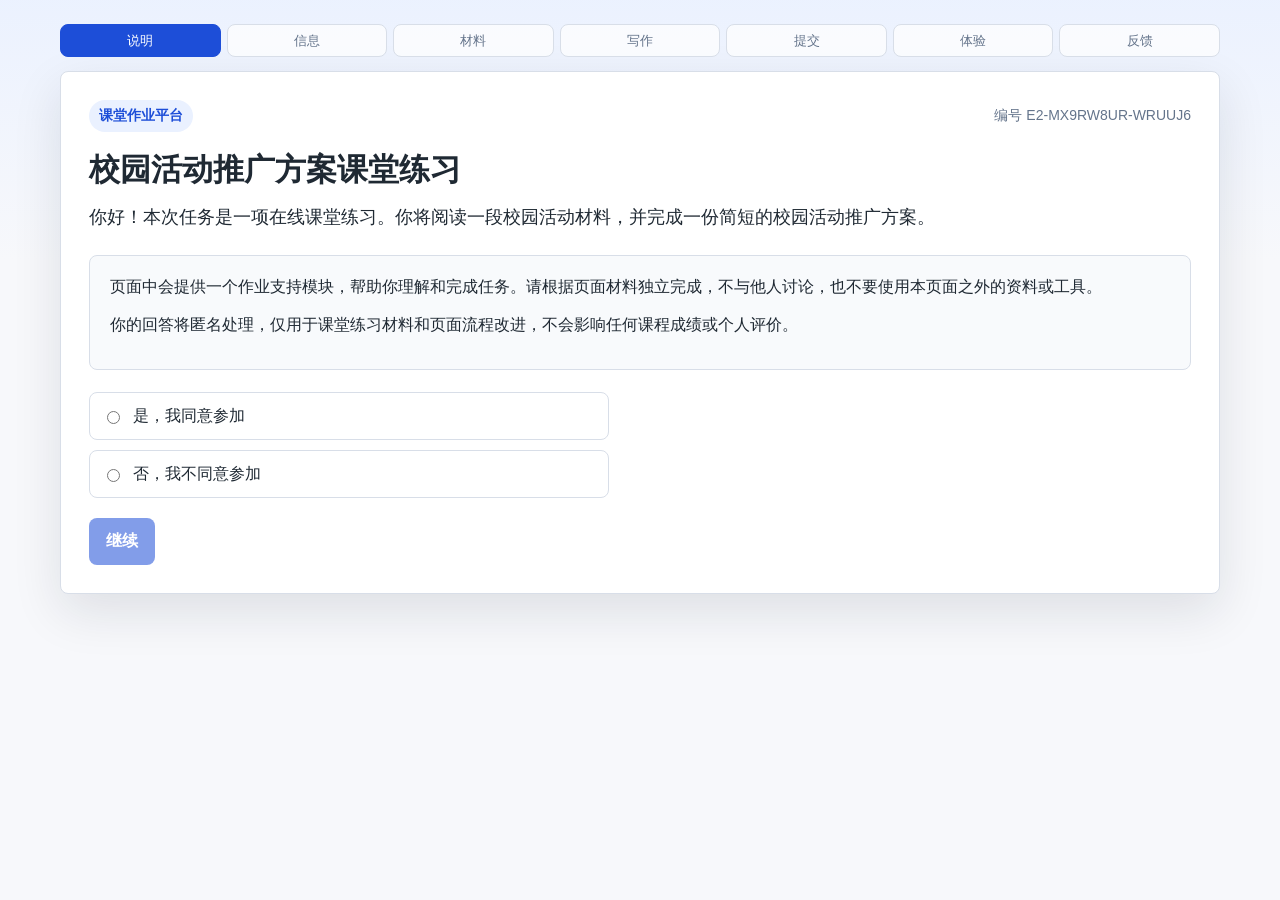
<file: experiment2-absorption-static/index.html>
<!doctype html>
<html lang="zh-CN">
  <head>
    <meta charset="utf-8" />
    <meta name="viewport" content="width=device-width, initial-scale=1" />
    <title>校园活动推广方案课堂练习</title>
    <link rel="stylesheet" href="./styles.css" />
  </head>
  <body>
    <main class="app-shell">
      <nav class="progress-strip" aria-label="练习进度">
        <span data-step="consent" class="active">说明</span>
        <span data-step="profile">信息</span>
        <span data-step="task">材料</span>
        <span data-step="writing">写作</span>
        <span data-step="choice">提交</span>
        <span data-step="mediator">体验</span>
        <span data-step="posttest">反馈</span>
      </nav>

      <section id="screen-consent" class="screen active" aria-labelledby="consent-title">
        <div class="topline">
          <span class="badge">课堂作业平台</span>
          <span id="participant-label" class="muted"></span>
        </div>
        <h1 id="consent-title">校园活动推广方案课堂练习</h1>
        <p class="lead">
          你好！本次任务是一项在线课堂练习。你将阅读一段校园活动材料，并完成一份简短的校园活动推广方案。
        </p>
        <div class="notice">
          <p>页面中会提供一个作业支持模块，帮助你理解和完成任务。请根据页面材料独立完成，不与他人讨论，也不要使用本页面之外的资料或工具。</p>
          <p>你的回答将匿名处理，仅用于课堂练习材料和页面流程改进，不会影响任何课程成绩或个人评价。</p>
        </div>
        <div class="choice-list" role="radiogroup" aria-labelledby="consent-title">
          <label class="option-row">
            <input type="radio" name="consent" value="yes" />
            <span>是，我同意参加</span>
          </label>
          <label class="option-row">
            <input type="radio" name="consent" value="no" />
            <span>否，我不同意参加</span>
          </label>
        </div>
        <div class="button-row">
          <button id="btn-consent" class="primary" type="button" disabled>继续</button>
        </div>
      </section>

      <section id="screen-profile" class="screen" aria-labelledby="profile-title">
        <div class="topline">
          <span class="badge">前置信息</span>
          <span class="muted">请按实际情况作答</span>
        </div>
        <h1 id="profile-title">开始前，请填写以下信息</h1>
        <form id="profile-form" class="form-grid"></form>
        <div class="button-row">
          <button id="btn-profile-next" class="primary" type="button">进入材料页</button>
        </div>
      </section>

      <section id="screen-task" class="screen" aria-labelledby="task-title">
        <div class="topline">
          <span class="badge">作业材料</span>
          <span id="condition-label" class="muted"></span>
        </div>
        <h1 id="task-title">校园社团活动推广方案</h1>
        <div class="split-layout">
          <article class="material-panel">
            <h2>共同材料</h2>
            <p>
              学校某公益社团计划在下个月举办一次“旧物交换与环保市集”活动。活动希望鼓励学生把闲置书籍、文具、小家电、衣物等带到现场交换或捐赠，减少浪费，也帮助同学获得需要的物品。活动地点计划设在大学生活动中心广场，时间为周六下午。
            </p>
            <p>
              目前社团成员担心活动知晓度不高、参与人数不足，也担心同学觉得旧物交换麻烦、不愿意提前准备物品。社团希望设计一份校园推广方案，吸引更多学生了解、报名并参与活动。
            </p>
          </article>
          <aside class="requirements-panel">
            <h2>作业要求</h2>
            <ul>
              <li>正式写作时间为 <strong id="main-duration-label">15 分钟</strong>。</li>
              <li>建议字数为 300-450 字。</li>
              <li>方案应包括：目标参与者、一个活动主题或核心创意、两项具体推广方式、一项提高参与意愿的设计。</li>
              <li>只要四个部分均有作答，即视为完成基本任务。</li>
            </ul>
          </aside>
        </div>
        <div class="button-row">
          <button id="btn-task-next" class="primary" type="button">开始正式作业</button>
        </div>
      </section>

      <section id="screen-writing" class="screen writing-screen" aria-labelledby="writing-title">
        <div class="topline fixed-topline">
          <span class="badge">正式作业</span>
          <span id="timer-main" class="timer">12:00</span>
        </div>
        <h1 id="writing-title">请完成校园活动推广方案</h1>
        <p class="compact-hint">请在下方输入你的推广方案。达到基本要求后，可以提前点击“完成正式作业”。</p>
        <div class="writing-layout">
          <aside id="support-sidebar" class="support-sidebar" aria-label="作业支持模块"></aside>
          <div class="editor-wrap">
            <article class="writing-material-panel material-panel" aria-label="正式作业材料">
              <h2>作业材料</h2>
              <p>
                学校某公益社团计划在下个月举办一次“旧物交换与环保市集”活动。活动希望鼓励学生把闲置书籍、文具、小家电、衣物等带到现场交换或捐赠，减少浪费，也帮助同学获得需要的物品。活动地点计划设在大学生活动中心广场，时间为周六下午。
              </p>
              <p>
                目前社团成员担心活动知晓度不高、参与人数不足，也担心同学觉得旧物交换麻烦、不愿意提前准备物品。社团希望设计一份校园推广方案，吸引更多学生了解、报名并参与活动。
              </p>
              <p class="material-requirement">
                方案应包括：目标参与者、一个活动主题或核心创意、两项具体推广方式、一项提高参与意愿的设计。
              </p>
            </article>
            <label for="report-editor">校园活动推广方案正文</label>
            <div class="structure-note">请包括：目标参与者、活动主题或核心创意、两项具体推广方式、一项提高参与意愿的设计。</div>
            <textarea id="report-editor" spellcheck="false" placeholder="请在这里输入你的校园活动推广方案..."></textarea>
            <div class="editor-meta">
              <span id="word-count">0 字</span>
              <span id="save-status">正在记录作答过程</span>
              <button id="btn-finish-writing" class="small-button" type="button">完成正式作业</button>
            </div>
          </div>
        </div>
      </section>

      <section id="screen-mediator" class="screen" aria-labelledby="mediator-title">
        <div class="topline">
          <span class="badge">课堂练习体验评价</span>
          <span class="muted">请根据刚才的真实感受作答</span>
        </div>
        <h1 id="mediator-title">请评价刚才的任务体验</h1>
        <p class="lead">以下题项均为 1-7 分，1 = 非常不同意，7 = 非常同意。</p>
        <form id="mediator-form"></form>
        <div class="button-row">
          <button id="btn-mediator-next" class="primary" type="button">继续</button>
        </div>
      </section>

      <section id="screen-choice" class="screen" aria-labelledby="choice-title">
        <div class="topline">
          <span class="badge">提交选择</span>
          <span class="muted">是否继续完善由你决定</span>
        </div>
        <h1 id="choice-title">你现在希望如何处理这份方案？</h1>
        <form id="choice-form">
          <div class="choice-list">
            <label class="option-row" for="choice-submit-now">
              <input id="choice-submit-now" type="radio" name="choice_decision" value="submit_now" required />
              <span>直接提交</span>
            </label>
            <label class="option-row" for="choice-continue">
              <input id="choice-continue" type="radio" name="choice_decision" value="continue" required />
              <span>继续完善</span>
            </label>
          </div>
          <div class="button-row">
            <button id="btn-choice-submit" class="primary" type="button">提交选择</button>
          </div>
        </form>
      </section>

      <section id="screen-extra" class="screen writing-screen" aria-labelledby="extra-title">
        <div class="topline fixed-topline">
          <span class="badge">继续完善方案</span>
          <span id="timer-extra" class="timer">05:00</span>
        </div>
        <h1 id="extra-title">你可以继续自查和完善方案</h1>
        <p class="compact-hint">继续完善最多 5 分钟。你也可以提前提交。</p>
        <div class="writing-layout">
          <aside id="extra-sidebar" class="support-sidebar" aria-label="作业支持模块"></aside>
          <div class="editor-wrap">
            <label for="extra-editor">校园活动推广方案正文</label>
            <textarea id="extra-editor" spellcheck="false"></textarea>
            <div class="editor-meta">
              <span id="extra-word-count">0 字</span>
              <button id="btn-finish-extra" class="small-button" type="button">提交方案</button>
            </div>
          </div>
        </div>
      </section>

      <section id="screen-posttest" class="screen" aria-labelledby="posttest-title">
        <div class="topline">
          <span class="badge">课堂作业材料评价</span>
          <span class="muted">最后一组题项</span>
        </div>
        <h1 id="posttest-title">请评价刚才看到和使用的作业材料</h1>
        <p class="lead">以下题项均为 1-7 分，1 = 非常不同意，7 = 非常同意。</p>
        <form id="posttest-form"></form>
        <div class="button-row">
          <button id="btn-posttest-submit" class="primary" type="button">提交反馈</button>
        </div>
      </section>

      <section id="screen-finish" class="screen" aria-labelledby="finish-title">
        <div class="topline">
          <span class="badge">作业已提交</span>
          <span class="muted">感谢完成</span>
        </div>
        <h1 id="finish-title">感谢你的参与！你的回答已提交。</h1>
        <div id="submission-panel" class="submission-panel pending" role="status" aria-live="polite">
          <h2 id="submission-title">正在提交数据</h2>
          <p id="submission-message">请不要关闭页面，系统正在保存你的作答记录。</p>
        </div>
        <div class="button-row">
          <button id="btn-retry-submit" class="secondary hidden" type="button">重新提交</button>
        </div>
        <div class="credit-panel">
          <h2>学分登记</h2>
          <p>如需记录课堂参与学分，请填写学号。学号仅用于学分核对，不进入实验分析数据。</p>
          <div class="credit-form">
            <label for="student-id">学号</label>
            <input id="student-id" name="student_id" type="text" inputmode="numeric" autocomplete="off" />
            <button id="btn-credit-submit" class="primary" type="button">提交学号</button>
          </div>
          <p id="credit-message" class="credit-message" role="status" aria-live="polite"></p>
        </div>
      </section>

      <section id="screen-decline" class="screen" aria-labelledby="decline-title">
        <div class="topline">
          <span class="badge">已退出</span>
        </div>
        <h1 id="decline-title">你已选择不参加本次课堂练习</h1>
        <p class="lead">页面将不会继续记录作答内容。感谢你的阅读。</p>
      </section>
    </main>

    <script src="./config.js"></script>
    <script src="./app.js"></script>
  </body>
</html>
</file>
<file: experiment2-absorption-static/styles.css>
:root {
  --ink: #1f2933;
  --muted: #64748b;
  --line: #d8dee8;
  --paper: #f7f8fb;
  --panel: #ffffff;
  --blue: #1d4ed8;
  --blue-soft: #eaf1ff;
  --green: #047857;
  --green-soft: #e9f7f0;
  --amber: #9a6700;
  --amber-soft: #fff4d6;
  --rose: #be123c;
  --shadow: 0 18px 50px rgba(15, 23, 42, 0.11);
}

* {
  box-sizing: border-box;
}

html,
body {
  min-height: 100%;
}

body {
  margin: 0;
  color: var(--ink);
  background:
    linear-gradient(180deg, rgba(234, 241, 255, 0.9), rgba(247, 248, 251, 0.98) 260px),
    var(--paper);
  font-family:
    -apple-system, BlinkMacSystemFont, "Segoe UI", "Microsoft YaHei", "PingFang SC",
    Arial, sans-serif;
  line-height: 1.65;
  overflow-x: hidden;
}

button,
textarea,
input,
select {
  font: inherit;
}

.app-shell {
  width: calc(100vw - 32px);
  max-width: 1160px;
  margin: 0 auto;
  padding: 24px 0 48px;
}

.progress-strip {
  display: grid;
  grid-template-columns: repeat(7, minmax(0, 1fr));
  gap: 6px;
  margin-bottom: 14px;
}

.progress-strip span {
  min-height: 30px;
  padding: 5px 8px;
  border: 1px solid var(--line);
  border-radius: 8px;
  color: var(--muted);
  background: rgba(255, 255, 255, 0.72);
  font-size: 13px;
  text-align: center;
}

.progress-strip span.active,
.progress-strip span.done {
  color: #fff;
  border-color: var(--blue);
  background: var(--blue);
}

.progress-strip span.done {
  border-color: var(--green);
  background: var(--green);
}

.screen {
  display: none;
  padding: 28px;
  border: 1px solid var(--line);
  border-radius: 8px;
  background: var(--panel);
  box-shadow: var(--shadow);
}

.screen.active {
  display: block;
}

.topline {
  display: flex;
  justify-content: space-between;
  align-items: center;
  gap: 16px;
  margin-bottom: 18px;
}

.fixed-topline {
  position: sticky;
  top: 0;
  z-index: 5;
  margin: -28px -28px 20px;
  padding: 14px 28px;
  border-bottom: 1px solid var(--line);
  background: rgba(255, 255, 255, 0.96);
  backdrop-filter: blur(8px);
}

.badge {
  display: inline-flex;
  align-items: center;
  min-height: 30px;
  padding: 4px 10px;
  border-radius: 999px;
  color: var(--blue);
  background: var(--blue-soft);
  font-size: 14px;
  font-weight: 800;
}

.muted {
  color: var(--muted);
  font-size: 14px;
}

h1 {
  margin: 0 0 14px;
  font-size: 31px;
  line-height: 1.28;
  letter-spacing: 0;
  overflow-wrap: anywhere;
}

h2 {
  margin: 0 0 10px;
  font-size: 18px;
  letter-spacing: 0;
}

p {
  margin: 0 0 12px;
  overflow-wrap: anywhere;
  word-break: break-word;
}

li,
label,
.muted,
.structure-note,
.support-output {
  overflow-wrap: anywhere;
  word-break: break-word;
}

.lead {
  max-width: 860px;
  font-size: 18px;
}

.notice,
.material-panel,
.requirements-panel,
.structure-note {
  border: 1px solid var(--line);
  border-radius: 8px;
  background: #f8fafc;
}

.notice {
  margin: 22px 0;
  padding: 18px 20px;
}

.split-layout {
  display: grid;
  grid-template-columns: minmax(0, 1fr) 360px;
  gap: 18px;
  align-items: start;
  margin-top: 18px;
}

.material-panel,
.requirements-panel {
  padding: 18px 20px;
}

.writing-material-panel {
  padding: 14px 16px;
}

.writing-material-panel h2 {
  font-size: 17px;
}

.material-requirement {
  margin-bottom: 0;
  font-weight: 700;
}

.requirements-panel ul,
.support-sidebar ul {
  margin: 0;
  padding-left: 22px;
}

.choice-list {
  display: grid;
  gap: 10px;
  max-width: 520px;
  margin: 20px 0;
}

.option-row {
  display: flex;
  align-items: center;
  gap: 10px;
  min-height: 48px;
  padding: 10px 12px;
  border: 1px solid var(--line);
  border-radius: 8px;
  background: #fff;
  cursor: pointer;
}

.option-row:has(input:checked) {
  border-color: var(--blue);
  box-shadow: 0 0 0 3px rgba(29, 78, 216, 0.12);
}

.button-row {
  display: flex;
  flex-wrap: wrap;
  gap: 12px;
  margin-top: 20px;
}

button {
  min-height: 42px;
  border: 1px solid transparent;
  border-radius: 8px;
  padding: 9px 16px;
  cursor: pointer;
  font-weight: 800;
}

button:disabled {
  cursor: not-allowed;
  opacity: 0.55;
}

.primary {
  color: #fff;
  background: var(--blue);
}

.primary:hover:not(:disabled) {
  background: #1e40af;
}

.secondary {
  color: var(--ink);
  border-color: var(--line);
  background: #fff;
}

.secondary:hover:not(:disabled) {
  background: #f2f6fb;
}

.small-button {
  min-height: 36px;
  padding: 7px 12px;
  color: #fff;
  background: var(--green);
}

.form-grid {
  display: grid;
  grid-template-columns: repeat(2, minmax(0, 1fr));
  gap: 16px;
  margin-top: 20px;
}

.field-row {
  display: grid;
  gap: 8px;
}

.field-row.full {
  grid-column: 1 / -1;
}

.field-row label,
.editor-wrap label {
  font-weight: 800;
}

.field-row input,
.field-row select,
.field-row textarea {
  min-height: 42px;
  border: 1px solid var(--line);
  border-radius: 8px;
  padding: 8px 10px;
  color: var(--ink);
  background: #fff;
  outline: none;
}

.field-row input:focus,
.field-row select:focus,
textarea:focus {
  border-color: var(--blue);
  box-shadow: 0 0 0 3px rgba(29, 78, 216, 0.12);
}

.writing-layout {
  display: grid;
  grid-template-columns: 330px minmax(0, 1fr);
  gap: 18px;
  align-items: start;
}

.support-sidebar {
  max-height: calc(100vh - 160px);
  overflow: auto;
  padding: 16px;
  border: 1px solid var(--line);
  border-radius: 8px;
  background: #fff;
}

.support-sidebar h2 {
  color: var(--blue);
}

.support-intro {
  color: var(--muted);
}

.support-block {
  margin-top: 14px;
  padding-top: 14px;
  border-top: 1px solid var(--line);
}

.support-block h3 {
  margin: 0 0 8px;
  font-size: 15px;
}

.support-button-list {
  display: grid;
  gap: 8px;
}

.support-button {
  width: 100%;
  min-height: 40px;
  padding: 8px 10px;
  color: var(--ink);
  text-align: left;
  border-color: var(--line);
  background: #f8fafc;
}

.support-button:hover {
  border-color: #bfdbfe;
  background: var(--blue-soft);
}

.support-button.is-open {
  border-color: var(--blue);
  background: #dbeafe;
}

.support-output {
  display: none;
  margin-top: 8px;
  padding: 12px;
  border: 1px solid #bfdbfe;
  border-radius: 8px;
  background: #eff6ff;
  font-size: 14px;
}

.support-output.show {
  display: block;
}

.editor-wrap {
  display: grid;
  gap: 8px;
}

.structure-note {
  padding: 10px 12px;
  color: #3f4a5a;
  font-size: 14px;
}

textarea {
  width: 100%;
  min-height: 430px;
  resize: vertical;
  border: 1px solid var(--line);
  border-radius: 8px;
  padding: 14px;
  color: var(--ink);
  background: #fff;
  outline: none;
}

.editor-meta {
  display: flex;
  justify-content: space-between;
  align-items: center;
  min-height: 38px;
  gap: 12px;
  color: var(--muted);
}

.timer {
  color: var(--rose);
  font-variant-numeric: tabular-nums;
  font-size: 24px;
  font-weight: 900;
}

.compact-hint {
  margin-top: -6px;
  color: var(--muted);
}

.question-block {
  padding: 18px 0;
  border-bottom: 1px solid var(--line);
}

.question-title {
  margin-bottom: 10px;
  font-weight: 800;
}

.likert-row {
  display: grid;
  grid-template-columns: repeat(7, minmax(38px, 1fr));
  gap: 8px;
}

.likert-row label {
  display: flex;
  align-items: center;
  justify-content: center;
  gap: 6px;
  min-height: 40px;
  border: 1px solid var(--line);
  border-radius: 8px;
  background: #fff;
  cursor: pointer;
}

.likert-row input {
  position: static;
  width: 16px;
  height: 16px;
  margin: 0;
  opacity: 1;
  accent-color: var(--blue);
}

.likert-row label:has(input:checked) {
  color: #fff;
  border-color: var(--blue);
  background: var(--blue);
}

.likert-row label:has(input:checked) input {
  accent-color: #fff;
}

.scale-note {
  display: flex;
  justify-content: space-between;
  gap: 12px;
  margin-top: 8px;
  color: var(--muted);
  font-size: 13px;
}

.subsection-title {
  margin: 26px 0 2px;
  color: var(--amber);
  font-size: 16px;
  font-weight: 900;
}

.data-preview {
  margin-top: 18px;
  min-height: 260px;
  font-family: Consolas, "Courier New", monospace;
  font-size: 13px;
}

.submission-panel {
  margin: 22px 0;
  padding: 18px 20px;
  border: 1px solid var(--line);
  border-radius: 8px;
  background: #f8fafc;
}

.submission-panel h2 {
  margin-bottom: 6px;
}

.submission-panel.pending {
  border-color: #bfdbfe;
  background: #eff6ff;
}

.submission-panel.success {
  border-color: #bbf7d0;
  background: var(--green-soft);
}

.submission-panel.error {
  border-color: #fecdd3;
  background: #fff1f2;
}

.credit-panel {
  margin-top: 20px;
  padding: 18px 20px;
  border: 1px solid var(--line);
  border-radius: 8px;
  background: #fff;
}

.credit-panel p {
  color: var(--muted);
}

.credit-form {
  display: grid;
  grid-template-columns: minmax(0, 1fr) auto;
  gap: 10px;
  align-items: end;
  max-width: 520px;
}

.credit-form label {
  grid-column: 1 / -1;
  font-weight: 800;
}

.credit-form input {
  min-height: 44px;
  border: 1px solid var(--line);
  border-radius: 8px;
  padding: 10px 12px;
  font: inherit;
}

.credit-message {
  margin-top: 10px;
  font-weight: 700;
}

.credit-message.success {
  color: #047857;
}

.credit-message.error {
  color: var(--rose);
}

.credit-message.pending {
  color: var(--muted);
}

.hidden {
  display: none !important;
}

@media (max-width: 900px) {
  .app-shell {
    width: calc(100vw - 12px);
    max-width: 760px;
    padding: 10px 0 32px;
  }

  .progress-strip {
    grid-template-columns: repeat(3, minmax(0, 1fr));
  }

  .screen {
    padding: 14px;
  }

  .fixed-topline {
    margin: -14px -14px 16px;
    padding: 12px 14px;
  }

  h1 {
    font-size: 23px;
  }

  .lead {
    font-size: 16px;
  }

  .split-layout,
  .writing-layout,
  .form-grid {
    grid-template-columns: 1fr;
  }

  .support-sidebar {
    max-height: none;
  }

  .editor-meta,
  .credit-form,
  .topline {
    align-items: flex-start;
    flex-direction: column;
  }

  .credit-form {
    grid-template-columns: 1fr;
  }

  .likert-row {
    grid-template-columns: repeat(7, minmax(30px, 1fr));
    gap: 5px;
  }
}
</file>
